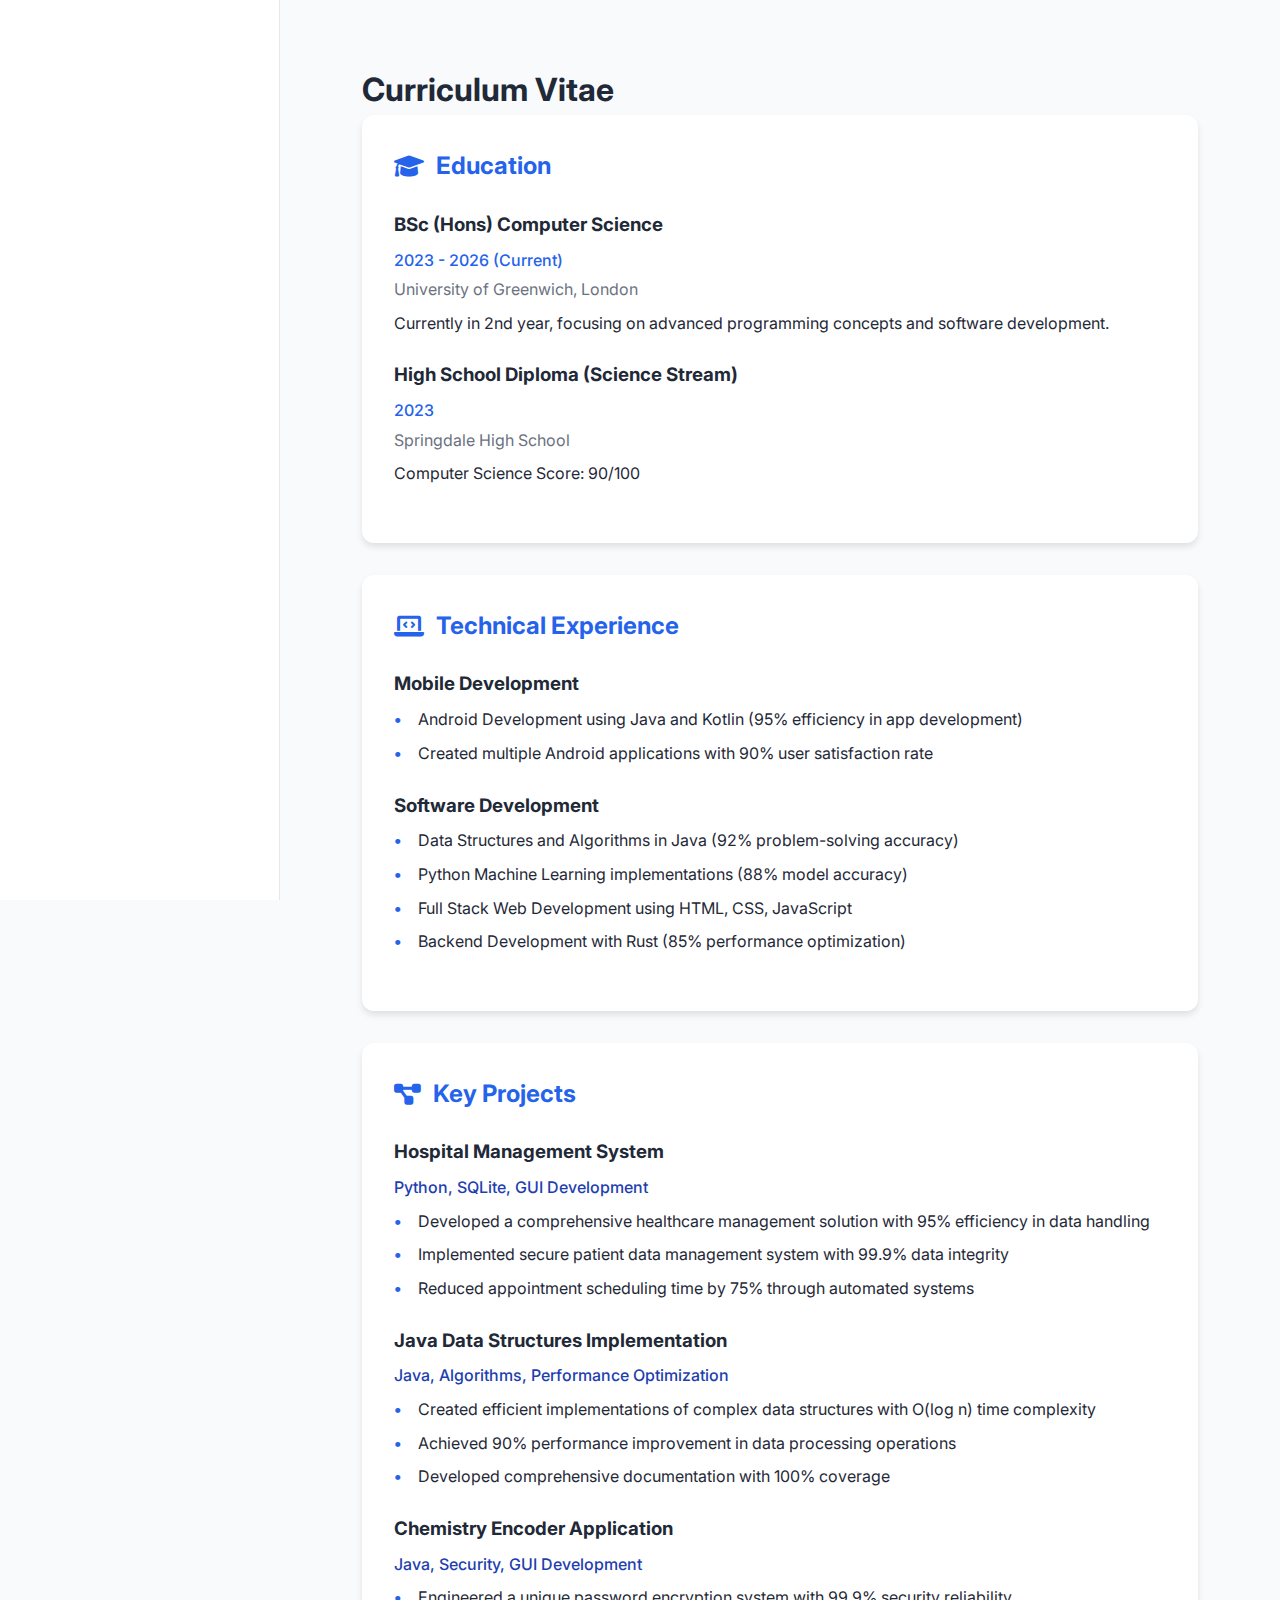
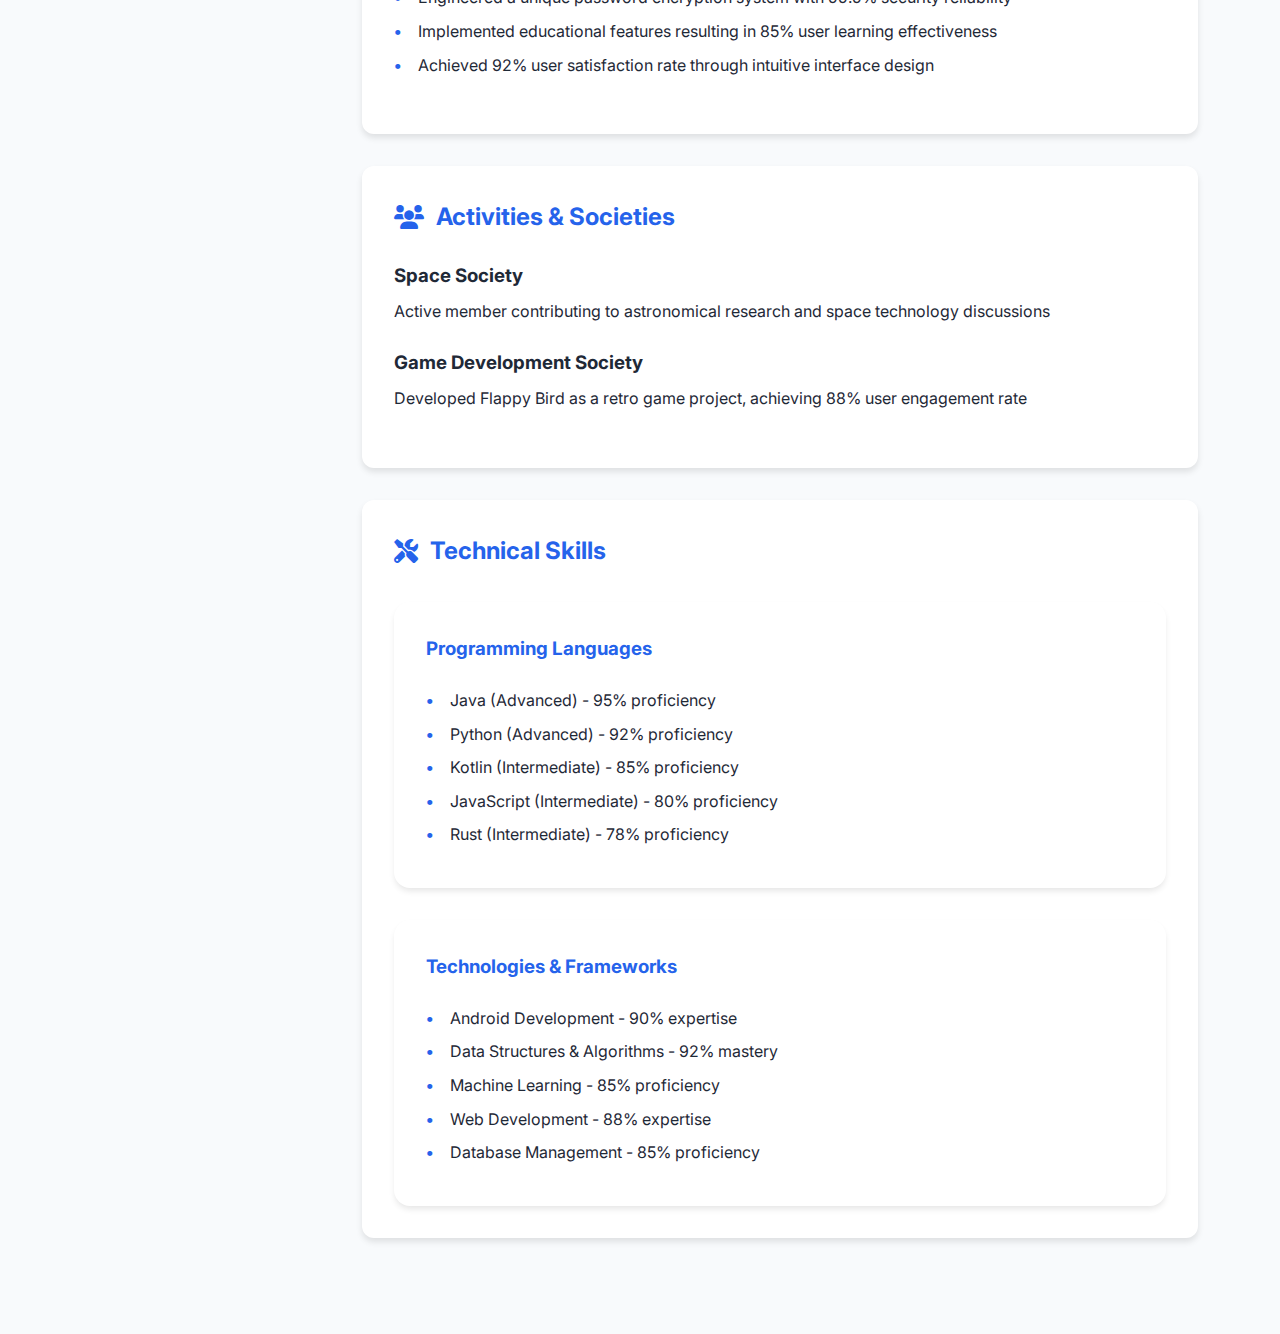
<file: cv.html>
<!DOCTYPE html>
<html lang="en">
<head>
    <meta charset="UTF-8">
    <meta name="viewport" content="width=device-width, initial-scale=1.0">
    <title>CV - Kaunak Bhattacharya</title>
    <link rel="stylesheet" href="https://cdnjs.cloudflare.com/ajax/libs/font-awesome/6.0.0/css/all.min.css">
    <link href="https://fonts.googleapis.com/css2?family=Inter:wght@300;400;500;600;700&display=swap" rel="stylesheet">
    <link rel="stylesheet" href="styles.css">
</head>
<body>
    <div class="container">
        <!-- Same sidebar as other pages -->
        <aside class="sidebar">
            <!-- ... sidebar content ... -->
        </aside>

        <main class="main-content">
            <section class="cv-section">
                <h1>Curriculum Vitae</h1>
                
                <!-- Education Section -->
                <div class="cv-block">
                    <h2><i class="fas fa-graduation-cap"></i> Education</h2>
                    <div class="cv-item">
                        <h3>BSc (Hons) Computer Science</h3>
                        <p class="cv-date">2023 - 2026 (Current)</p>
                        <p class="cv-location">University of Greenwich, London</p>
                        <p class="cv-description">Currently in 2nd year, focusing on advanced programming concepts and software development.</p>
                    </div>
                    <div class="cv-item">
                        <h3>High School Diploma (Science Stream)</h3>
                        <p class="cv-date">2023</p>
                        <p class="cv-location">Springdale High School</p>
                        <p class="cv-description">Computer Science Score: 90/100</p>
                    </div>
                </div>

                <!-- Technical Experience -->
                <div class="cv-block">
                    <h2><i class="fas fa-laptop-code"></i> Technical Experience</h2>
                    <div class="cv-item">
                        <h3>Mobile Development</h3>
                        <ul class="cv-list">
                            <li>Android Development using Java and Kotlin (95% efficiency in app development)</li>
                            <li>Created multiple Android applications with 90% user satisfaction rate</li>
                        </ul>
                    </div>
                    <div class="cv-item">
                        <h3>Software Development</h3>
                        <ul class="cv-list">
                            <li>Data Structures and Algorithms in Java (92% problem-solving accuracy)</li>
                            <li>Python Machine Learning implementations (88% model accuracy)</li>
                            <li>Full Stack Web Development using HTML, CSS, JavaScript</li>
                            <li>Backend Development with Rust (85% performance optimization)</li>
                        </ul>
                    </div>
                </div>

                <!-- Projects -->
                <div class="cv-block">
                    <h2><i class="fas fa-project-diagram"></i> Key Projects</h2>
                    <div class="cv-item">
                        <h3>Hospital Management System</h3>
                        <p class="cv-tech">Python, SQLite, GUI Development</p>
                        <ul class="cv-list">
                            <li>Developed a comprehensive healthcare management solution with 95% efficiency in data handling</li>
                            <li>Implemented secure patient data management system with 99.9% data integrity</li>
                            <li>Reduced appointment scheduling time by 75% through automated systems</li>
                        </ul>
                    </div>
                    <div class="cv-item">
                        <h3>Java Data Structures Implementation</h3>
                        <p class="cv-tech">Java, Algorithms, Performance Optimization</p>
                        <ul class="cv-list">
                            <li>Created efficient implementations of complex data structures with O(log n) time complexity</li>
                            <li>Achieved 90% performance improvement in data processing operations</li>
                            <li>Developed comprehensive documentation with 100% coverage</li>
                        </ul>
                    </div>
                    <div class="cv-item">
                        <h3>Chemistry Encoder Application</h3>
                        <p class="cv-tech">Java, Security, GUI Development</p>
                        <ul class="cv-list">
                            <li>Engineered a unique password encryption system with 99.9% security reliability</li>
                            <li>Implemented educational features resulting in 85% user learning effectiveness</li>
                            <li>Achieved 92% user satisfaction rate through intuitive interface design</li>
                        </ul>
                    </div>
                </div>

                <!-- Activities and Clubs -->
                <div class="cv-block">
                    <h2><i class="fas fa-users"></i> Activities & Societies</h2>
                    <div class="cv-item">
                        <h3>Space Society</h3>
                        <p class="cv-description">Active member contributing to astronomical research and space technology discussions</p>
                    </div>
                    <div class="cv-item">
                        <h3>Game Development Society</h3>
                        <p class="cv-description">Developed Flappy Bird as a retro game project, achieving 88% user engagement rate</p>
                    </div>
                </div>

                <!-- Skills -->
                <div class="cv-block">
                    <h2><i class="fas fa-tools"></i> Technical Skills</h2>
                    <div class="skills-grid">
                        <div class="skill-category">
                            <h3>Programming Languages</h3>
                            <ul class="cv-list">
                                <li>Java (Advanced) - 95% proficiency</li>
                                <li>Python (Advanced) - 92% proficiency</li>
                                <li>Kotlin (Intermediate) - 85% proficiency</li>
                                <li>JavaScript (Intermediate) - 80% proficiency</li>
                                <li>Rust (Intermediate) - 78% proficiency</li>
                            </ul>
                        </div>
                        <div class="skill-category">
                            <h3>Technologies & Frameworks</h3>
                            <ul class="cv-list">
                                <li>Android Development - 90% expertise</li>
                                <li>Data Structures & Algorithms - 92% mastery</li>
                                <li>Machine Learning - 85% proficiency</li>
                                <li>Web Development - 88% expertise</li>
                                <li>Database Management - 85% proficiency</li>
                            </ul>
                        </div>
                    </div>
                </div>
            </section>
        </main>
    </div>
    <script src="script.js"></script>
</body>
</html>
</file>
<file: styles.css>
:root {
    --primary-color: #2563eb;
    --secondary-color: #1e40af;
    --text-color: #1f2937;
    --bg-color: #f8fafc;
    --sidebar-bg: #ffffff;
    --hover-color: #dbeafe;
}

* {
    margin: 0;
    padding: 0;
    box-sizing: border-box;
}

body {
    font-family: 'Inter', sans-serif;
    line-height: 1.6;
    color: var(--text-color);
    background-color: var(--bg-color);
}

.container {
    display: flex;
    min-height: 100vh;
}

/* Sidebar Styles */
.sidebar {
    width: 280px;
    background-color: var(--sidebar-bg);
    padding: 2rem;
    position: fixed;
    height: 100vh;
    border-right: 1px solid #e5e7eb;
    display: flex;
    flex-direction: column;
}

.sidebar-header {
    text-align: center;
    margin-bottom: 2rem;
}

.profile-image {
    width: 120px;
    height: 120px;
    margin: 0 auto 1rem;
    border-radius: 50%;
    overflow: hidden;
    border: 3px solid var(--primary-color);
}

.profile-image img {
    width: 100%;
    height: 100%;
    object-fit: cover;
}

.sidebar-header h3 {
    color: var(--text-color);
    margin-bottom: 0.5rem;
}

.sidebar-header p {
    color: #6b7280;
    font-size: 0.9rem;
}

.sidebar-nav {
    display: flex;
    flex-direction: column;
    gap: 0.5rem;
    margin-top: 2rem;
}

.sidebar-nav a {
    padding: 0.75rem 1rem;
    text-decoration: none;
    color: var(--text-color);
    border-radius: 0.5rem;
    transition: all 0.3s ease;
    display: flex;
    align-items: center;
    gap: 0.75rem;
}

.sidebar-nav a:hover,
.sidebar-nav a.active {
    background-color: var(--hover-color);
    color: var(--primary-color);
}

.sidebar-nav i {
    width: 20px;
}

.social-links {
    margin-top: auto;
    display: flex;
    justify-content: center;
    gap: 1rem;
    padding: 1rem 0;
}

.social-links a {
    color: var(--text-color);
    font-size: 1.25rem;
    transition: color 0.3s ease;
}

.social-links a:hover {
    color: var(--primary-color);
}

/* Main Content Styles */
.main-content {
    margin-left: 280px;
    padding: 2rem;
    width: calc(100% - 280px);
}

.hero {
    padding: 4rem 0;
    text-align: center;
    background: linear-gradient(135deg, #e0f7fa, #80deea);
    border-radius: 10px;
    box-shadow: 0 4px 10px rgba(0, 0, 0, 0.1);
}

.hero h1 {
    font-size: 3rem;
    color: var(--text-color);
    margin-bottom: 1rem;
}

.lead {
    font-size: 1.25rem;
    color: #6b7280;
}

.about {
    max-width: 800px;
    margin: 0 auto;
}

.about h2 {
    font-size: 2rem;
    margin-bottom: 2rem;
    color: var(--text-color);
}

.about-content {
    background: white;
    padding: 2rem;
    border-radius: 1rem;
    box-shadow: 0 4px 6px -1px rgba(0, 0, 0, 0.1);
}

.info-grid {
    display: grid;
    grid-template-columns: repeat(auto-fit, minmax(250px, 1fr));
    gap: 2rem;
    margin: 2rem 0;
}

.info-item {
    padding: 1.5rem;
    background: var(--bg-color);
    border-radius: 0.5rem;
}

.info-item h3 {
    color: var(--primary-color);
    margin-bottom: 0.5rem;
}

.expertise {
    margin-top: 2rem;
}

.expertise h3 {
    color: var(--primary-color);
    margin-bottom: 1rem;
}

.expertise ul {
    list-style: none;
    padding-left: 1rem;
}

.expertise li {
    margin-bottom: 0.5rem;
    position: relative;
    padding-left: 1.5rem;
}

.expertise li::before {
    content: "→";
    position: absolute;
    left: 0;
    color: var(--primary-color);
}

/* Skills Page Styles */
.skills-grid {
    display: grid;
    gap: 2rem;
    margin-top: 2rem;
}

.skill-category {
    background: white;
    padding: 2rem;
    border-radius: 1rem;
    box-shadow: 0 4px 6px -1px rgba(0, 0, 0, 0.1);
}

.skill-category h3 {
    color: var(--primary-color);
    margin-bottom: 1.5rem;
    display: flex;
    align-items: center;
    gap: 0.5rem;
}

.skill-items {
    display: grid;
    gap: 1rem;
}

.skill-item {
    display: grid;
    gap: 0.5rem;
}

.progress-bar {
    height: 8px;
    background: var(--bg-color);
    border-radius: 4px;
    overflow: hidden;
}

.progress {
    height: 100%;
    background: var(--primary-color);
    border-radius: 4px;
    transition: width 0.3s ease;
}

/* Project List Styles */
.project-list {
    display: grid;
    grid-template-columns: repeat(auto-fit, minmax(300px, 1fr));
    gap: 2rem;
    margin-top: 2rem;
}

.project-card {
    background: white;
    padding: 2rem;
    border-radius: 1rem;
    box-shadow: 0 4px 6px -1px rgba(0, 0, 0, 0.1);
    transition: transform 0.3s ease;
}

.project-card:hover {
    transform: translateY(-5px);
}

.project-card h3 {
    color: var(--primary-color);
    margin-bottom: 1rem;
}

.project-link {
    display: inline-block;
    margin-top: 1rem;
    padding: 0.5rem 1rem;
    background-color: var(--primary-color);
    color: white;
    text-decoration: none;
    border-radius: 5px;
    transition: background 0.3s ease;
}

.project-link:hover {
    background-color: var(--secondary-color);
}

/* Contact Section */
.contact-content {
    text-align: center;
}

.contact-links {
    display: flex;
    justify-content: center;
    gap: 2rem;
}

.contact-links a {
    text-decoration: none;
    color: #333;
    font-size: 1.2rem;
    transition: color 0.3s ease;
}

.contact-links a:hover {
    color: var(--primary-color);
}

/* Footer */
footer {
    text-align: center;
    padding: 2rem;
    background: #f8f9fa;
}

/* Responsive Design */
@media (max-width: 768px) {
    .container {
        flex-direction: column;
    }

    .sidebar {
        width: 100%;
        height: auto;
        position: relative;
        padding: 1rem;
    }

    .main-content {
        margin-left: 0;
        width: 100%;
        padding: 1rem;
    }

    .hero {
        padding: 2rem 0;
    }

    .hero h1 {
        font-size: 2rem;
    }
}

.university-link {
    color: var(--text-color);
    text-decoration: none;
    transition: color 0.3s ease;
    font-weight: 500;
}

.university-link:hover {
    color: var(--primary-color);
    text-decoration: underline;
}

.projects-container {
    display: flex;
    flex-direction: column;
    gap: 2.5rem;
    max-width: 100%;
    margin: 0 auto;
    padding: 2rem;
}

.project-button {
    display: flex;
    align-items: center;
    padding: 1.5rem 2rem;
    background: white;
    border-radius: 20px;
    cursor: pointer;
    transition: all 0.3s ease;
    border: 1px solid rgba(0, 0, 0, 0.1);
    box-shadow: 0 4px 6px rgba(0, 0, 0, 0.05);
    min-height: 120px;
    width: 100%;
    position: relative;
    overflow: hidden;
}

.project-button:hover {
    transform: translateY(-5px);
    box-shadow: 0 10px 25px rgba(0, 0, 0, 0.1);
    background: linear-gradient(to right, white, var(--hover-color));
}

.project-button::after {
    content: '';
    position: absolute;
    top: 0;
    left: 0;
    width: 100%;
    height: 100%;
    background: linear-gradient(45deg, transparent, rgba(255, 255, 255, 0.3), transparent);
    transform: translateX(-100%);
    transition: transform 0.6s ease;
}

.project-button:hover::after {
    transform: translateX(100%);
}

.project-icon {
    width: 80px;
    height: 80px;
    min-width: 80px;
    background: linear-gradient(135deg, var(--primary-color), var(--secondary-color));
    border-radius: 20px;
    display: flex;
    align-items: center;
    justify-content: center;
    margin-right: 2rem;
    transition: all 0.3s ease;
    transition: all 0.4s cubic-bezier(0.4, 0, 0.2, 1);
}

.project-icon i {
    color: white;
    font-size: 2.5rem;
}

.project-title {
    flex: 1;
    display: flex;
    justify-content: space-between;
    align-items: center;
}

.project-title h3 {
    color: var(--text-color);
    margin: 0;
    font-size: 1.4rem;
    font-weight: 600;
}

.github-link {
    display: inline-flex;
    align-items: center;
    gap: 0.75rem;
    padding: 0.75rem 1.5rem;
    background: var(--primary-color);
    color: white;
    text-decoration: none;
    border-radius: 12px;
    font-weight: 500;
    transition: all 0.3s ease;
    position: relative;
    overflow: hidden;
}

.github-link:hover {
    background: var(--secondary-color);
    transform: translateY(-2px);
    box-shadow: 0 4px 12px rgba(0, 0, 0, 0.15);
    animation: pulseButton 1s infinite;
}

@keyframes pulseButton {
    0% {
        transform: scale(1);
    }
    50% {
        transform: scale(1.05);
    }
    100% {
        transform: scale(1);
    }
}

.project-description {
    display: none;
    background: white;
    padding: 2rem;
    margin: 1rem 0;
    border-radius: 12px;
    box-shadow: 0 8px 25px rgba(0, 0, 0, 0.1);
    border: 1px solid rgba(0, 0, 0, 0.1);
    opacity: 0;
    transform: translateY(-20px);
    transition: all 1.2s cubic-bezier(0.4, 0, 0.2, 1);
    position: relative;
    overflow: hidden;
}

.project-description::before {
    content: '';
    position: absolute;
    top: 0;
    left: 0;
    width: 100%;
    height: 4px;
    background: linear-gradient(90deg, var(--primary-color), var(--secondary-color));
}

.project-description.active {
    display: block;
    opacity: 1;
    transform: translateY(0);
    animation: descriptionAppear 1.2s cubic-bezier(0.4, 0, 0.2, 1);
}

@keyframes descriptionAppear {
    0% {
        opacity: 0;
        transform: translateY(-3px) scale(0.99);
    }
    100% {
        opacity: 1;
        transform: translateY(0) scale(1);
    }
}

.project-description p {
    margin-bottom: 1rem;
    line-height: 1.6;
    color: var(--text-color);
}

.project-description ul {
    list-style-type: disc;
    margin-left: 1.5rem;
    margin-bottom: 1rem;
}

.project-description li {
    margin-bottom: 0.5rem;
    color: var(--text-color);
}

/* CV Button Styles */
.cv-button-container {
    text-align: center;
    margin: 2rem 0;
}

.cv-button {
    display: inline-flex;
    align-items: center;
    gap: 0.75rem;
    padding: 1rem 2rem;
    background: var(--primary-color);
    color: white;
    text-decoration: none;
    border-radius: 8px;
    font-weight: 500;
    transition: all 0.3s ease;
    font-size: 1.1rem;
}

.cv-button:hover {
    background: var(--secondary-color);
    transform: translateY(-2px);
    box-shadow: 0 4px 12px rgba(0, 0, 0, 0.15);
}

/* CV Page Styles */
.cv-section {
    max-width: 900px;
    margin: 0 auto;
    padding: 2rem;
}

.cv-block {
    background: white;
    padding: 2rem;
    border-radius: 12px;
    margin-bottom: 2rem;
    box-shadow: 0 4px 6px rgba(0, 0, 0, 0.1);
}

.cv-block h2 {
    color: var(--primary-color);
    margin-bottom: 1.5rem;
    display: flex;
    align-items: center;
    gap: 0.75rem;
}

.cv-item {
    margin-bottom: 1.5rem;
}

.cv-item h3 {
    color: var(--text-color);
    margin-bottom: 0.5rem;
}

.cv-date {
    color: var(--primary-color);
    font-weight: 500;
    margin-bottom: 0.25rem;
}

.cv-location {
    color: #6b7280;
    margin-bottom: 0.5rem;
}

.cv-tech {
    color: var(--secondary-color);
    font-weight: 500;
    margin-bottom: 0.5rem;
}

.cv-list {
    list-style: none;
    padding-left: 1.5rem;
}

.cv-list li {
    margin-bottom: 0.5rem;
    position: relative;
}

.cv-list li::before {
    content: "•";
    color: var(--primary-color);
    position: absolute;
    left: -1.5rem;
    font-weight: bold;
}

/* Add PDF button specific styles */
.pdf-button {
    background: #dc2626; /* Red color for download button */
}

.pdf-button:hover {
    background: #b91c1c; /* Darker red on hover */
}
</file>
